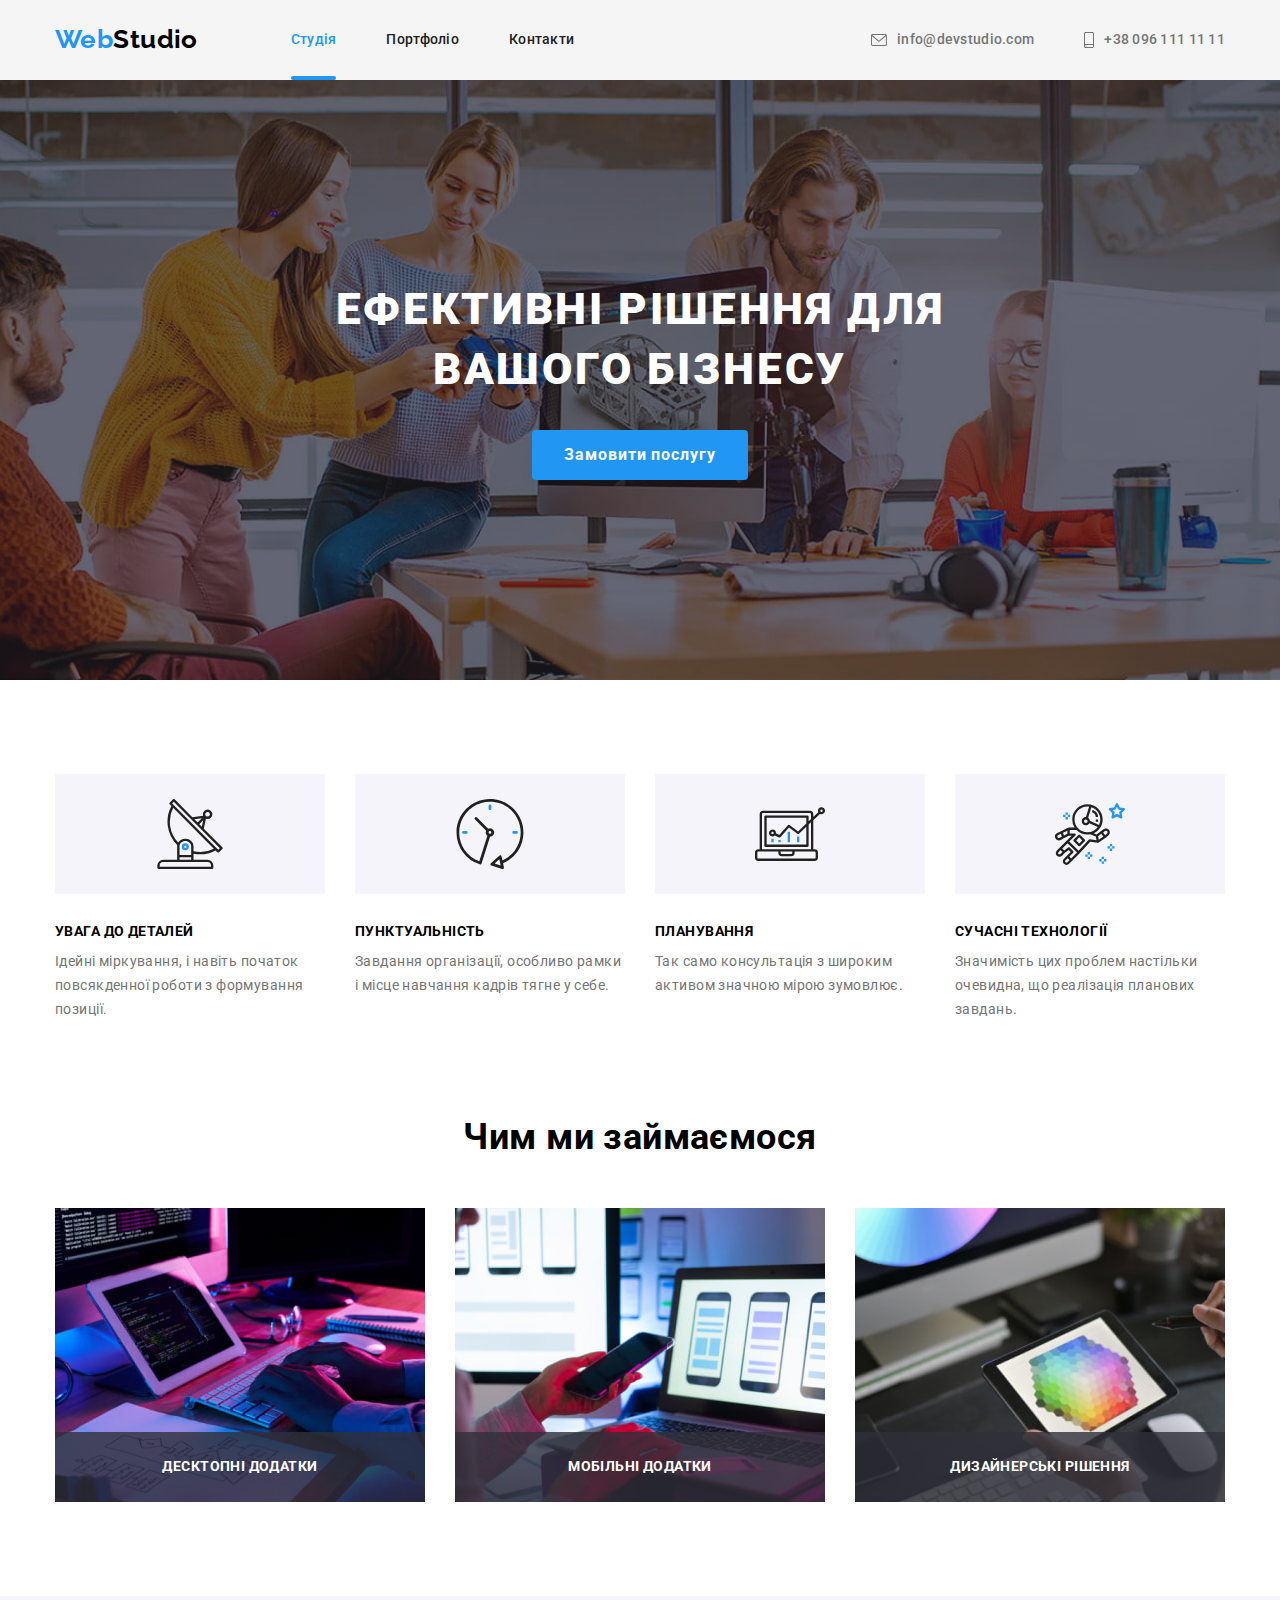
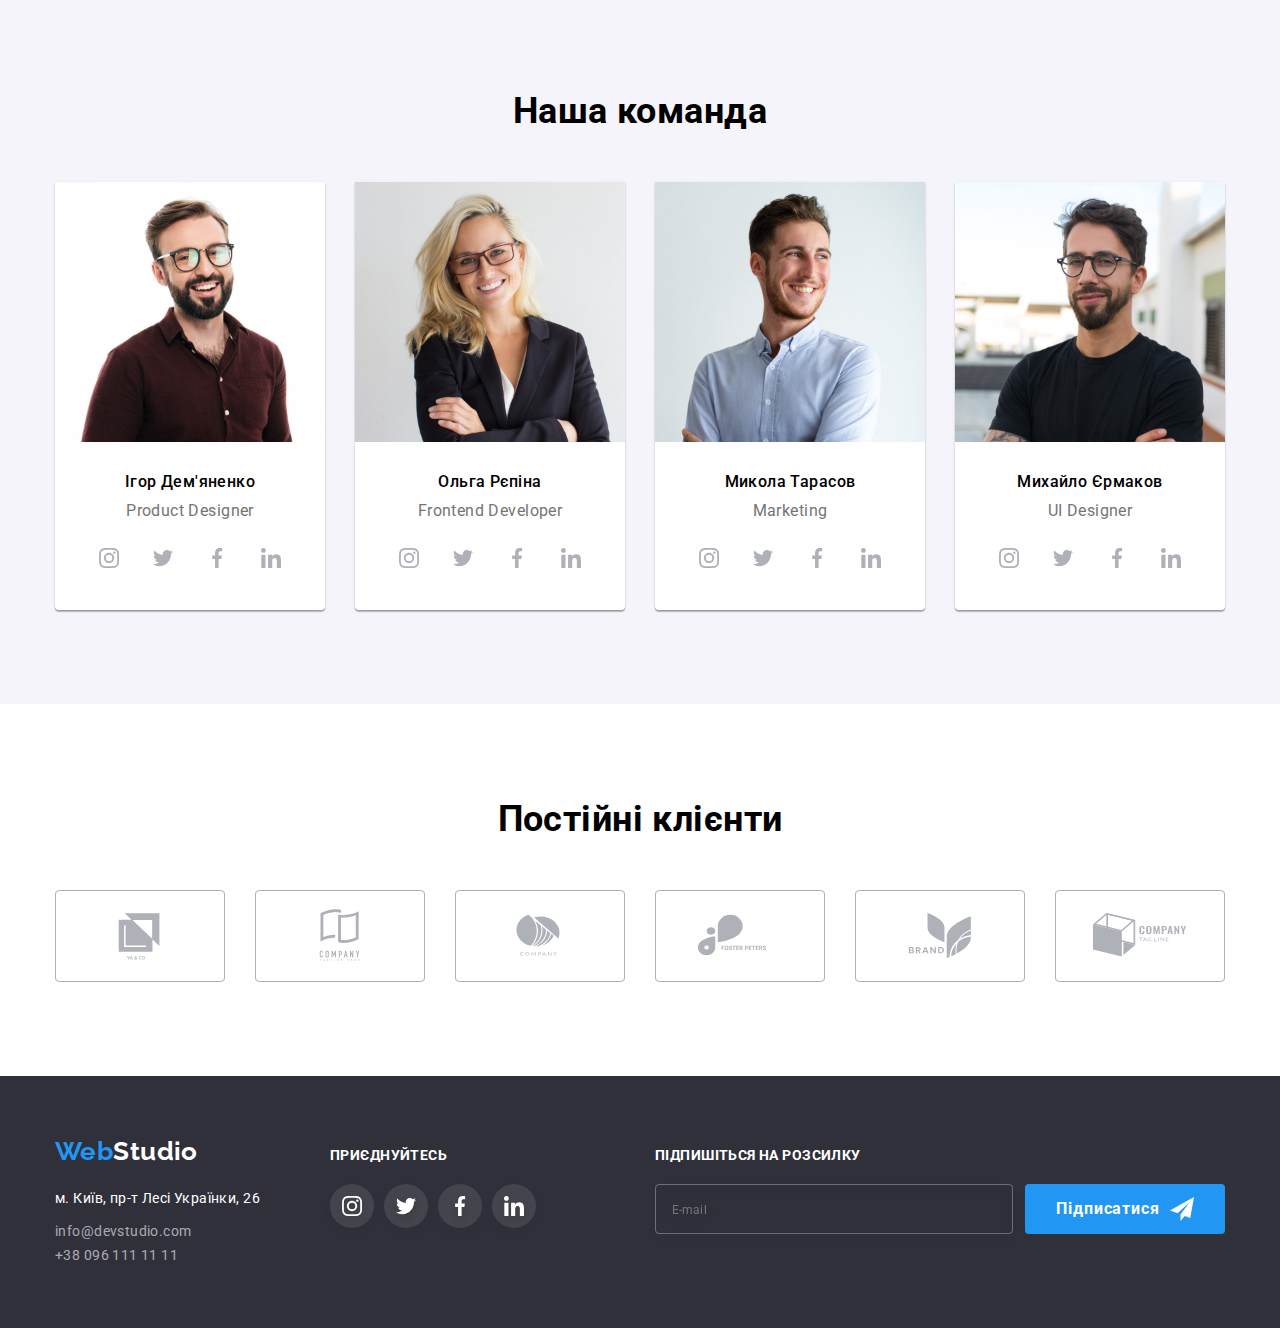
<file: index.html>
<!DOCTYPE html>
<html lang="uk">
<head>
    <meta charset="UTF-8">
    <meta http-equiv="X-UA-Compatible" content="IE=edge">
    <meta name="viewport" content="width=device-width, initial-scale=1.0">
    <title>WebStudio</title>
    <link rel="preconnect" href="https://fonts.googleapis.com">
    <link rel="preconnect" href="https://fonts.gstatic.com" crossorigin>
    <link href="https://fonts.googleapis.com/css2?family=Raleway:wght@700&family=Roboto:wght@400;500;700;900&display=swap"
        rel="stylesheet">
    <link rel="stylesheet" href="https://cdnjs.cloudflare.com/ajax/libs/modern-normalize/1.1.0/modern-normalize.min.css">
    <link rel="stylesheet" href="./styles.css">
</head>
<body class="page">
    <header class="header-page">
        <div class="container header-container">
            <nav class="site-nav">            
            <a class="logo link" href="/">Web<span class="site-logo link">Studio</span></a>
            <ul class="list-nav list">
                <li class="list-item header-item"><a class="link-nav active link current" href="./main.html">Студія</a></li>
                <li class="list-item header-item"><a class="link-nav link" href="./portfolio.html">Портфоліо</a></li>
                <li class="list-item header-item"><a class="link-nav link" href="">Контакти</a></li>            
            </ul>
        </nav>

            <ul class="header-group list">
                <li class="list-item"><a class="link-contact link" href="mailto:info@devstudio.com">
                    <svg class="link-address" width="16" height="12">
                    <use href="./images/icons.svg#icon-mail"></use>
                </svg>info@devstudio.com</a></li>
                <li class="list-item"><a class="link-contact link" href="tel:+380961111111">
                    <svg class="link-address" width="10" height="16">
                    <use href="./images/icons.svg#icon-tel"></use>
                </svg>+38 096 111 11 11</a></li>
            </ul>
        </div>          
    </header>

    <main>
        <section class="hero">
            <div class="container hero-container">
            <h1 class="main-title">Ефективні рішення для вашого бізнесу</h1>
            <button class="btn-hero btn-hero-active" type="button" data-modal-open>Замовити послугу</button>
            </div>
        </section>
        
        <section class="features section">
            <div class="container">
            <h2 hidden>Особливості</h2>
            <ul class="list list-features">
                <li class="list-item features-item">
                    <div class="icon-block"><svg class="feature-icon" width="70" height="70">
                        <use href="./images/icons.svg#icon-antenna"></use>
                    </svg></div>                
                    <h3 class="subtitle">УВАГА ДО ДЕТАЛЕЙ</h3>
                    <p class="desk">Ідейні міркування, і навіть початок повсякденної роботи з формування позиції.</p>
                </li>
                <li class="list-item features-item">
                    <div class="icon-block"><svg class="feature-icon" width="70" height="70">
                        <use href="./images/icons.svg#icon-clock"></use>
                    </svg></div>
                    <h3 class="subtitle">ПУНКТУАЛЬНІСТЬ</h3>
                    <p class="desk">Завдання організації, особливо рамки і місце навчання кадрів тягне у себе.</p>
                </li>
                <li class="list-item features-item">
                    <div class="icon-block"><svg class="feature-icon" width="70" height="70">
                        <use href="./images/icons.svg#icon-diagram"></use>
                    </svg></div>
                    <h3 class="subtitle">ПЛАНУВАННЯ</h3>
                    <p class="desk">Так само консультація з широким активом значною мірою зумовлює.</p>
                </li>
                <li class="list-item features-item">
                    <div class="icon-block"><svg class="feature-icon" width="70" height="70">
                        <use href="./images/icons.svg#icon-astronaut"></use>
                    </svg></div>
                    <h3 class="subtitle">СУЧАСНІ ТЕХНОЛОГІЇ</h3>
                    <p class="desk">Значимість цих проблем настільки очевидна, що реалізація планових завдань.</p>
                </li>
            </ul>
        </div>
        </section>
        
        <section class="services section">
            <div class="container">
            <h2 class="section-title ">Чим ми займаємося</h2>
            <ul class="list services-list">
                <li class="list-item services-item">
                    <div class="services-card">
                        <img class="img services-img" src="./images/box1.jpg" alt="Верстка" width="370" height="294">
                        <p class="services-description">Десктопні додатки</p>
                    </div>
                </li>
                <li class="list-item services-item">
                    <div class="services-card">
                        <img class="img services-img" src="./images/box2.jpg" alt="Створення мобільних додатків" width="370" height="294">
                        <p class="services-description">Мобільні додатки</p>
                    </div>
                </li>
                <li class="list-item services-item">
                    <div class="services-card">
                        <img class="img services-img" src="./images/box3.jpg" alt="Створення ігр" width="370" height="294">
                        <p class="services-description">Дизайнерські рішення</p>
                    </div>
                </li>
            </ul>
        </div>
        </section>
        
        <section class="team section">
            <div class="container"><h2 class="section-title">Наша команда</h2>
            <ul class="list team-list">
                <li class="team-item">
                    <img class="img" src="./images/photo1.jpg" alt="Product Designer Photo" width="270" height="260">
                    <div class="card">
                        <h3 class="team-name">Ігор Дем'яненко</h3>
                        <p class="team-position">Product Designer</p>
                        <ul class="list socials">
                            <li class="list-item socials-item">
                                <a class="social-links"
                                    href="https://instagram.com"
                                    target="_blank"
                                    rel="noopener noreferrer"
                                    aria-label="Instagram"><svg class="socials-icon" width="20" height="20">
                                        <use href="./images/icons.svg#icon-instagram"></use>
                                    </svg>
                                </a>
                            </li>
                            <li class="list-item socials-item">
                                <a class="social-links"
                                    href="https://twitter.com"
                                    target="_blank"
                                    rel="noopener noreferrer"
                                    aria-label="Twitter"><svg class="socials-icon" width="20" height="20">
                                        <use href="./images/icons.svg#icon-twitter"></use>
                                    </svg>
                                </a>
                            </li>
                            <li class="list-item socials-item">
                                <a class="social-links"
                                    href="https://facebook.com"
                                    target="_blank"
                                    rel="noopener noreferrer"
                                    aria-label="Facebook"><svg class="socials-icon" width="20" height="20">
                                        <use href="./images/icons.svg#icon-facebook"></use>
                                    </svg>
                                </a>
                            </li>
                            <li class="list-item socials-item">
                                <a class="social-links"
                                    href="https://linkedin.com"
                                    target="_blank"
                                    rel="noopener noreferrer"
                                    aria-label="Linkedin"><svg class="socials-icon" width="20" height="20">
                                        <use href="./images/icons.svg#icon-linkedin"></use>
                                    </svg>
                                </a>
                            </li>
                        </ul>
                    </div>
                </li>
                <li class="team-item socials-item">
                    <img class="img" src="./images/photo2.jpg" alt="Frontend Developer Photo" width="270" height="260">
                    <div class="card">
                        <h3 class="team-name">Ольга Рєпіна</h3>
                        <p class="team-position">Frontend Developer</p>
                        <ul class="list socials">
                            <li class="list-item">
                                <a class="social-links"
                                    href="https://instagram.com"
                                    target="_blank"
                                    rel="noopener noreferrer"
                                    aria-label="Instagram"><svg class="socials-icon" width="20" height="20">
                                        <use href="./images/icons.svg#icon-instagram"></use>
                                    </svg>
                                </a>
                            </li>
                            <li class="list-item socials-item">
                                <a class="social-links"
                                    href="https://twitter.com"
                                    target="_blank"
                                    rel="noopener noreferrer"
                                    aria-label="Twitter"><svg class="socials-icon" width="20" height="20">
                                        <use href="./images/icons.svg#icon-twitter"></use>
                                    </svg>
                                </a>
                            </li>
                            <li class="list-item socials-item">
                                <a class="social-links"
                                    href="https://facebook.com"
                                    target="_blank"
                                    rel="noopener noreferrer"
                                    aria-label="Facebook"><svg class="socials-icon" width="20" height="20">
                                        <use href="./images/icons.svg#icon-facebook"></use>
                                    </svg>
                                </a>
                            </li>
                            <li class="list-item socials-item">
                                <a class="social-links"
                                    href="https://linkedin.com"
                                    target="_blank"
                                    rel="noopener noreferrer"
                                    aria-label="Linkedin"><svg class="socials-icon" width="20" height="20">
                                        <use href="./images/icons.svg#icon-linkedin"></use>
                                    </svg>
                                </a>
                            </li>
                        </ul>
                        
                    </div>
                </li>
                <li class="team-item socials-item">
                    <img class="img" src="./images/photo3.jpg" alt="Marketing Photo" width="270" height="260">
                    <div class="card">
                        <h3 class="team-name">Микола Тарасов</h3>
                        <p class="team-position">Marketing</p>
                        <ul class="list socials">
                            <li class="list-item">
                                <a class="social-links"
                                    href="https://instagram.com"
                                    target="_blank"
                                    rel="noopener noreferrer"
                                    aria-label="Instagram"><svg class="socials-icon" width="20" height="20">
                                        <use href="./images/icons.svg#icon-instagram"></use>
                                    </svg>
                                </a>
                            </li>
                            <li class="list-item socials-item">
                                <a class="social-links"
                                    href="https://twitter.com"
                                    target="_blank"
                                    rel="noopener noreferrer"
                                    aria-label="Twitter"><svg class="socials-icon" width="20" height="20">
                                        <use href="./images/icons.svg#icon-twitter"></use>
                                    </svg>
                                </a>
                            </li>
                            <li class="list-item socials-item">
                                <a class="social-links"
                                    href="https://facebook.com"
                                    target="_blank"
                                    rel="noopener noreferrer"
                                    aria-label="Facebook"><svg class="socials-icon" width="20" height="20">
                                        <use href="./images/icons.svg#icon-facebook"></use>
                                    </svg>
                                </a>
                            </li>
                            <li class="list-item socials-item">
                                <a class="social-links"
                                    href="https://linkedin.com"
                                    target="_blank"
                                    rel="noopener noreferrer"
                                    aria-label="Linkedin"><svg class="socials-icon" width="20" height="20">
                                        <use href="./images/icons.svg#icon-linkedin"></use>
                                    </svg>
                                </a>
                            </li>
                        </ul>
                    </div>
                </li>
                <li class="team-item socials-item">
                    <img class="img" src="./images/photo4.jpg" alt="UI Designer Photo" width="270" height="260">
                    <div class="card">
                        <h3 class="team-name">Михайло Єрмаков</h3>
                        <p class="team-position">UI Designer</p>
                        <ul class="list socials">
                            <li class="list-item">
                                <a class="social-links"
                                    href="https://instagram.com"
                                    target="_blank"
                                    rel="noopener noreferrer"
                                    aria-label="Instagram"><svg class="socials-icon" width="20" height="20">
                                        <use href="./images/icons.svg#icon-instagram"></use>
                                    </svg>
                                </a>
                            </li>
                            <li class="list-item socials-item">
                                <a class="social-links"
                                    href="https://twitter.com"
                                    target="_blank"
                                    rel="noopener noreferrer"
                                    aria-label="Twitter"><svg class="socials-icon" width="20" height="20">
                                        <use href="./images/icons.svg#icon-twitter"></use>
                                    </svg>
                                </a>
                            </li>
                            <li class="list-item socials-item">
                                <a class="social-links"
                                    href="https://facebook.com"
                                    target="_blank"
                                    rel="noopener noreferrer"
                                    aria-label="Facebook"><svg class="socials-icon" width="20" height="20">
                                        <use href="./images/icons.svg#icon-facebook"></use>
                                    </svg>
                                </a>
                            </li>
                            <li class="list-item socials-item">
                                <a class="social-links"
                                    href="https://linkedin.com"
                                    target="_blank"
                                    rel="noopener noreferrer"
                                    aria-label="Linkedin"><svg class="socials-icon" width="20" height="20">
                                        <use href="./images/icons.svg#icon-linkedin"></use>
                                    </svg>
                                </a>
                            </li>
                        </ul>
                    </div>
                </li>
            </ul>
        </div>
        </section>

        <section class="section clients">
            <div class="container">
                <h2 class="section-title">Постійні клієнти</h2>
                <ul class="list clients-list">
                    <li class="list-item clients-item">
                        <div class="clients-block"><a class="clients-link link" href="" width="170px" heighth="92px">
                            <svg class="clients-icon" width="106" height="60"><use href="./images/icons.svg#icon-Logo"></use></svg>
                        </a></div>
                    </li>
                    <li class="list-item clients-item">
                        <div class="clients-block"><a class="clients-link link" href="" width="170px" heighth="92px">
                            <svg class="clients-icon" width="106" height="60"><use href="./images/icons.svg#icon-Logo-1"></use></svg>
                        </a></div>
                    </li>
                    <li class="list-item clients-item">
                        <div class="clients-block"><a class="clients-link link" href="" width="170px" heighth="92px">
                            <svg class="clients-icon" width="106" height="60"> class="" width="41px" height="47px"<use href="./images/icons.svg#icon-Logo-2"></use></svg>
                        </a></div>
                    </li>
                    <li class="list-item clients-item">
                        <div class="clients-block"><a class="clients-link link" href="" width="170px" heighth="92px">
                            <svg class="clients-icon" width="106" height="60"><use href="./images/icons.svg#icon-Logo-3"></use></svg>
                        </a></div>
                    </li>
                    <li class="list-item clients-item">
                        <div class="clients-block"><a class="clients-link link" href="" width="170px" heighth="92px">
                            <svg class="clients-icon" width="106" height="60"><use href="./images/icons.svg#icon-Logo-4"></use></svg>
                        </a></div>
                    </li>
                    <li class="list-item clients-item">
                        <div class="clients-block"><a class="clients-link link" href="" width="170px" heighth="92px">
                            <svg class="clients-icon" width="106" height="60"><use href="./images/icons.svg#icon-Logo-5"></use></svg>
                        </a></div>
                    </li>
                </ul>

            </div>
        </section>
    </main>
    
    <footer class="footer">        
        <div class="container footer-container">
           <div class="address-footer-block"><a class="logo link logo-footer" href="/">Web<span class="accent link">Studio</span></a>    
            <address class="address-list list">
                <p class="address-footer">м. Київ, пр-т Лесі Українки, 26</p>
                <ul class="contacts-list list">
                    <li class="list-item"><a class="link contacts mail" href="mailto:info@devstudio.com">info@devstudio.com</a></li>
                    <li class="list-item"><a class="link contacts tel" href="tel:+380961111111">+38 096 111 11 11</a></li>
                </ul>                
            </address>
            </div>        
        
        <div class="social-links-block">
            <ul class="social-list-footer">
            <p class="social-links-title">приєднуйтесь</p>
            <ul class="list social-links-footer">
                <li class="list-item socials-item">
                    <a class="social-links sl-footer"
                        href="https://instagram.com"
                        target="_blank"
                        rel="noopener noreferrer"
                        aria-label="Instagram"><svg class="socials-icon si-footer" width="20" height="20">
                                        <use href="./images/icons.svg#icon-instagram"></use>
                        </svg>
                    </a>
                </li>
                <li class="list-item socials-item">
                    <a class="social-links sl-footer"
                        href="https://twitter.com"
                        target="_blank"
                        rel="noopener noreferrer"
                        aria-label="Twitter"><svg class="socials-icon si-footer" width="20" height="20">
                                        <use href="./images/icons.svg#icon-twitter"></use>
                        </svg>
                    </a>
                </li>
                <li class="list-item socials-item">
                    <a class="social-links sl-footer"
                        href="https://facebook.com"
                        target="_blank"
                        rel="noopener noreferrer"
                        aria-label="Facebook"><svg class="socials-icon si-footer" width="20" height="20">
                                        <use href="./images/icons.svg#icon-facebook"></use>
                        </svg>
                    </a>
                </li>
                <li class="list-item socials-item">
                    <a class="social-links sl-footer"
                        href="https://linkedin.com"
                        target="_blank"
                        rel="noopener noreferrer"
                        aria-label="Linkedin"><svg class="socials-icon si-footer" width="20" height="20">
                                        <use href="./images/icons.svg#icon-linkedin"></use>
                        </svg>
                    </a>
                </li></ul>
        </ul>     
    </div>
    <div class="send-mail-footer">
        <form>
            <strong class="title-footer">Підпишіться на розсилку</strong>
            <label for="mail-footer">
            <div class="footer-send-block">
                <input  class="input-footer" type="text" placeholder="E-mail" name="mail-footer">
            </label>
            <button class="btn-footer" type="submit">
            Підписатися
            <svg class="send-footer" width="24" height="24">
                <use href="./images/icons.svg#icon-icon-send"></use>
            </svg>
            </button>
        </div>
        </form>
        
    </div>
</div>
    </footer>

    <!-- MODAL WINDOW -->
    <div class="backdrop is-hidden" data-modal>
        <div class="modal">
            <button class="modal-btn" type="button" data-modal-close>
                <svg class="modal-close-btn" width="18" height="18">
                    <use href="./images/icons.svg#icon-close-black-18dp-2-1"></use>
                </svg>
            </button>
            <form class="register-form" name="register-form" autocomplete="off">
                <strong class="register-form-title">Залиште свої дані, ми вам передзвонимо</strong>
                <div class="register-form-group" role="group">
                    <label class="register-form-field" for="user-name"><span class="register-form-label">Ім'я</span>
                        <input class="register-form-input"
                         type="text" id="user-name" name="user-name"
                         required minlength="3">
                        <svg class="register-form-icon" width="18" height="18">
                            <use href="./images/icons.svg#icon-person-black-18dp">
                            </use>
                        </svg>
                    </label>
                
                    <label class="register-form-field" for="user-tel"><span class="register-form-label">Телефон</span>
                        <input class="register-form-input" 
                        type="text" 
                        id="user-tel" name="user-tel"                    
                        required>
                        <svg class="register-form-icon" width="18" height="18">
                            <use href="./images/icons.svg#icon-phone-black-18dp">
                            </use>
                        </svg>
                    </label>
                    
                
                    <label class="register-form-field" for="user-mail"><span class="register-form-label">Пошта</span>
                        <input class="register-form-input" type="text" id="user-mail" name="user-mail" required>
                        <svg class="register-form-icon" width="18" height="18">
                            <use href="./images/icons.svg#icon-email-black-18dp">
                            </use>
                        </svg>
                    </label>
                
                    <label class="register-form-field" for="user-comment">
                        <span class="register-form-heading">Коментар</span>
                        <textarea class="register-form-message" name="" rows="5" placeholder="Введіть текст"></textarea>
                    </label>
                </div>

                <label class="register-form-agreement" for="user-agreement">
                    <input class="register-form-checkbox visually-hidden" type="checkbox" id="user-agreement" name="user-agreement" required>
                    <svg class="register-form-icons" width="16" height="15">
                        <use class="icon-checked" href="./images/icons.svg#icon-icon-check-1"></use>
                        <use class="icon-unchecked" href="./images/icons.svg#icon-check"></use>
                    </svg>
                    <span class="register-form-desc">Погоджуюся з розсилкою та приймаю <a class="register-form-link" href="">Умови договору</a></span>
                </label>
                
                <button class="register-form-btn " type="submit">Відправити</button>
                
            </form>
        
        </div>
    </div>

    <script src="./js/modal.js"></script>
</body>
</html>
</file>
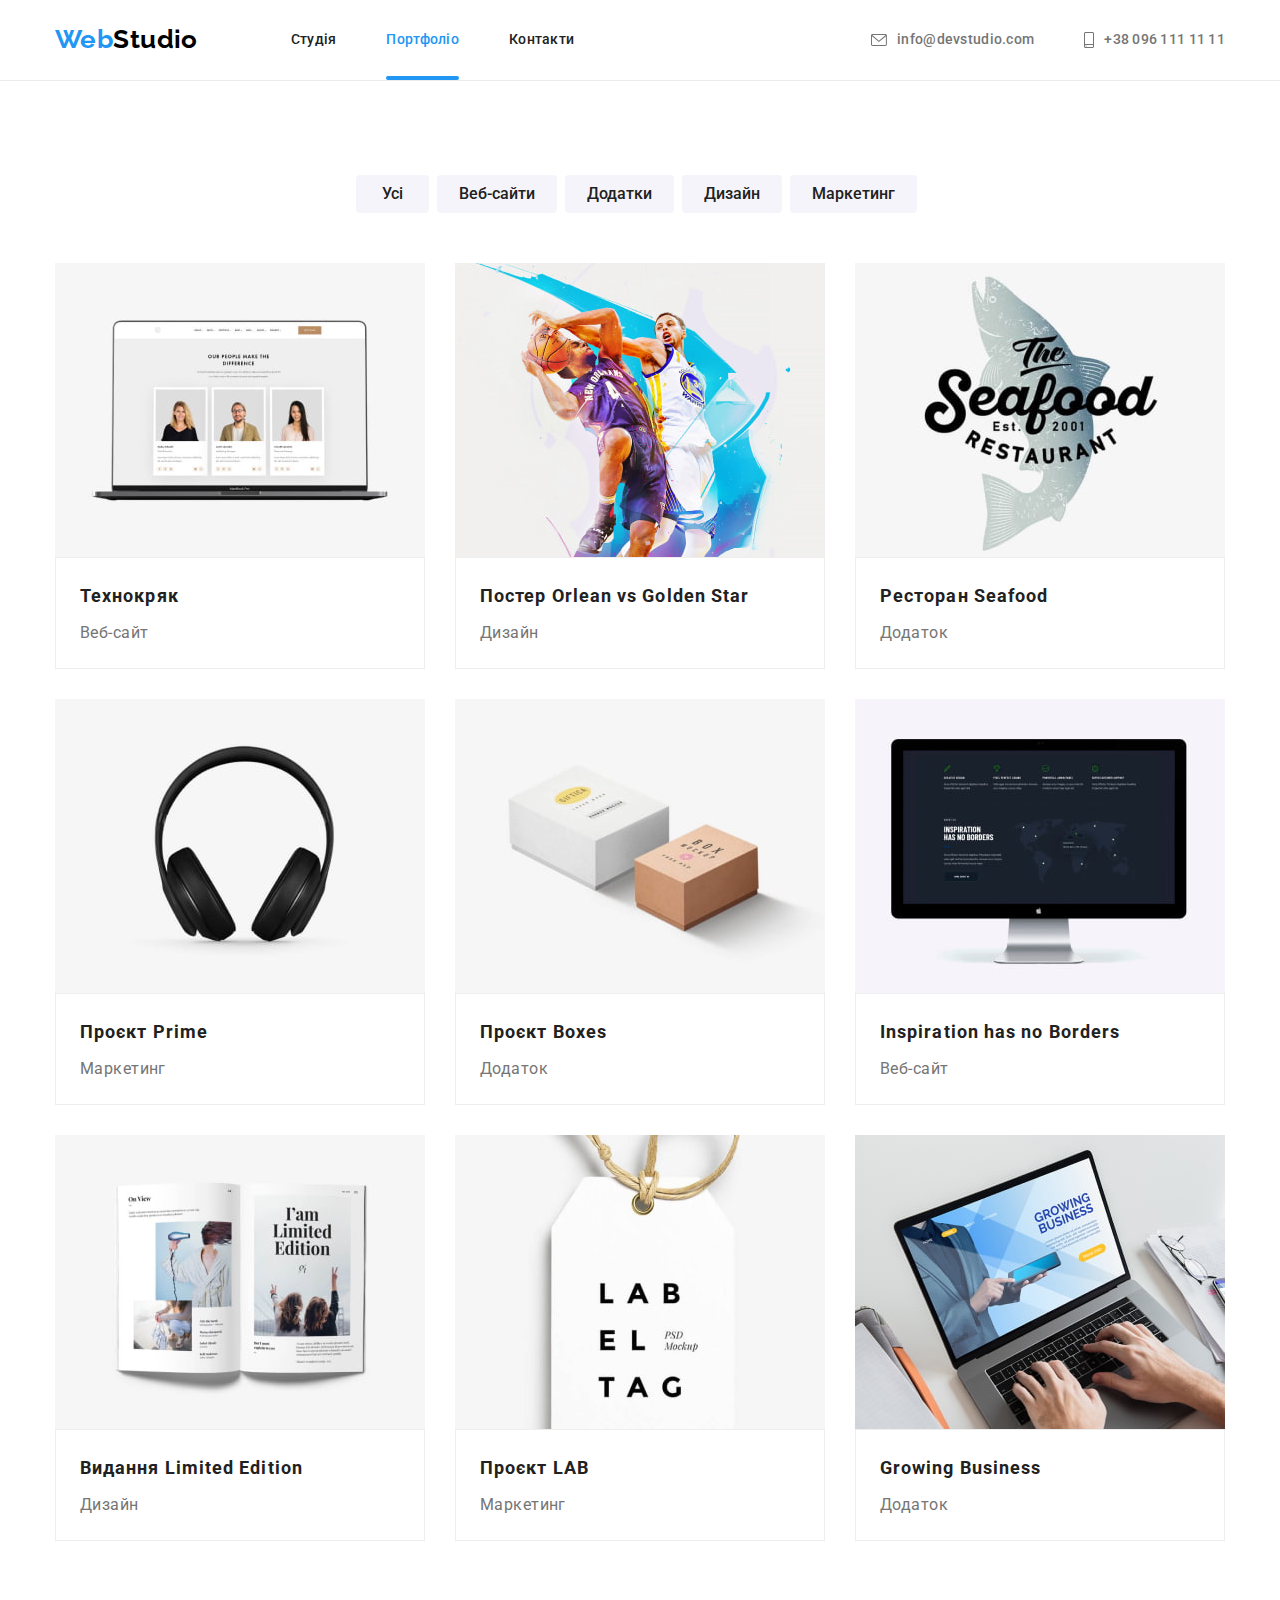
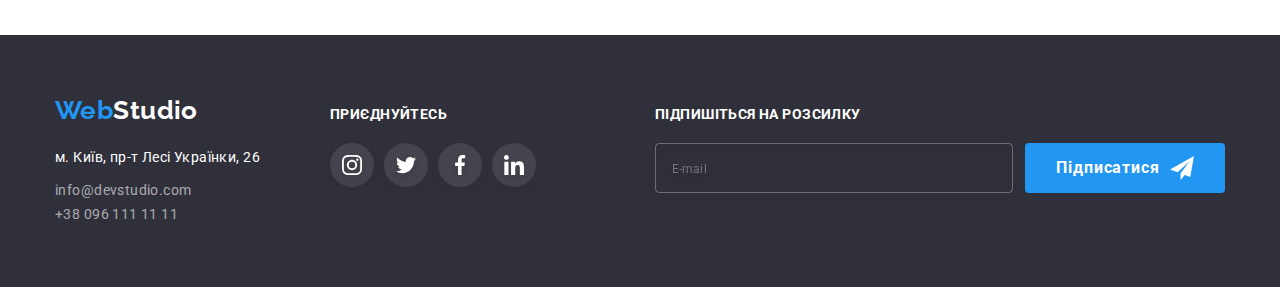
<file: portfolio.html>
<!DOCTYPE html>
<html lang="uk">
<head>
    <meta charset="UTF-8">
    <meta http-equiv="X-UA-Compatible" content="IE=edge">
    <meta name="viewport" content="width=device-width, initial-scale=1.0">
    <title>WebStudio</title>
    <link rel="preconnect" href="https://fonts.googleapis.com">
    <link rel="preconnect" href="https://fonts.gstatic.com" crossorigin>
    <link href="https://fonts.googleapis.com/css2?family=Raleway:wght@700&family=Roboto:wght@400;500;700;900&display=swap"
        rel="stylesheet">
    <link rel="stylesheet" href="https://cdnjs.cloudflare.com/ajax/libs/modern-normalize/1.1.0/modern-normalize.min.css">
    <link rel="stylesheet" href="./styles.css">
</head>
<body class="page page-body">
    <header class="header">
        <div class="container header-container">
            <nav class="site-nav">
            <div class="header-link">
            <a class="logo link" href="/">Web<span class="site-logo link">Studio</span></a></div>
            <ul class="list-nav">
                <li class="list-item header-item"><a class="link-nav link" href="./index.html">Студія</a></li>
                <li class="list-item header-item"><a class="link-nav active link current" href="./portfolio.html">Портфоліо</a></li>
                <li class="list-item header-item"><a class="link-nav link" href="">Контакти</a></li>
            </ul>
        </nav>

            <ul class="header-group list">
                <li class="list-item"><a class="link-nav link-contact link" href="mailto:info@devstudio.com">
                    <svg class="link-address" width="16" height="12">
                    <use href="./images/icons.svg#icon-mail"></use>
                </svg>info@devstudio.com</a></li>
                <li class="list-item"><a class="link-nav link-contact link" href="tel:+380961111111">
                    <svg class="link-address" width="10" height="16">
                    <use href="./images/icons.svg#icon-tel"></use>
                </svg>+38 096 111 11 11</a></li>
            </ul>
        </div>    
                
    </header>

    <main>
        <section class="projects section">
            <div class="container"><h1 hidden>Проекти</h1>
            <ul class="filters list">
                <li class="list-item"><button class="btn-filter btn-all" type="button">Усі</button> </li>
                <li class="list-item"><button class="btn-filter" type="button">Веб-сайти</button> </li>
                <li class="list-item"><button class="btn-filter" type="button">Додатки</button></li>
                <li class="list-item"><button class="btn-filter" type="button">Дизайн</button></li>
                <li class="list-item"><button class="btn-filter" type="button">Маркетинг</button></li>
            </ul>
            <ul class="works list">
                <li class="work-list">
                    <a class="link portfolio-link" href="">
                    <div class="cards-overlay">                        
                        <img src="./images/tekhnokryak.jpg" alt="Фото монітору с відкритим сайтом" width="370" height="294">
                        <div class="overlay is-hidden"><p class="work-type-description ">Ресурс пропонує комплексні пропозиції з різним рівнем функціоналу та сервісів. Все це дозволить відвідувачу отримати вичерпні відомості про компанію чи приватну особу.</p></div>
                    </div>

                    <div class="portfolio-cards">                
                        <h2 class="project-name">Технокряк</h2>
                        <p class="work-type">Веб-сайт</p>
                    </div>
                    </a>
                </li>
                <li class="work-list">
                    <a class="link portfolio-link" href="">
                        <div class="cards-overlay">                               
                            <img src="./images/poster.jpg" alt="Постер з баскетболістами" width="370" height="294">
                            <div class="overlay is-hidden"><p class="work-type-description">Ресурс пропонує комплексні пропозиції з різним рівнем функціоналу та сервісів. Все це дозволить відвідувачу отримати вичерпні відомості про компанію чи приватну особу.</p></div>
                        </div>

                    <div class="portfolio-cards">
                        <h2 class="project-name">Постер <span lang="en">Orlean vs Golden Star</span></h2>
                        <p class="work-type">Дизайн</p>
                    </div>
                    </a>
                </li>
                <li class="work-list">
                    <a class="link portfolio-link" href="">
                        <div class="cards-overlay">                            
                            <img src="./images/restaurant.jpg" alt="Логотип ресторану" width="370" height="294">
                            <div class="overlay is-hidden"><p class="work-type-description">Ресурс пропонує комплексні пропозиції з різним рівнем функціоналу та сервісів. Все це дозволить відвідувачу отримати вичерпні відомості про компанію чи приватну особу.</p></div>
                        </div>
                    
                    <div class="portfolio-cards">
                        <h2 class="project-name">Ресторан <span lang="en"> Seafood</span></h2>
                        <p class="work-type">Додаток</p>
                    </div>
                </a>
                </li>
                <li class="work-list">
                    <a class="link portfolio-link" href="">
                        <div class="cards-overlay">
                            
                            <img src="./images/prime.jpg" alt="Навушники" width="370" height="294">
                            <div class="overlay is-hidden"><p class="work-type-description">Ресурс пропонує комплексні пропозиції з різним рівнем функціоналу та сервісів. Все це дозволить відвідувачу отримати вичерпні відомості про компанію чи приватну особу.</p></div>
                        </div>
                    <div class="portfolio-cards">
                        <h2 class="project-name">Проєкт <span lang="en">Prime</span></h2>
                        <p class="work-type">Маркетинг</p>
                    </div>
                </a>
                </li>
                <li class="work-list">
                    <a class="link portfolio-link" href="">
                        <div class="cards-overlay">
                            
                            <img src="./images/boxes.jpg" alt="Два бокси" width="370" height="294">
                            <div class="overlay is-hidden"><p class="work-type-description">Ресурс пропонує комплексні пропозиції з різним рівнем функціоналу та сервісів. Все це дозволить відвідувачу отримати вичерпні відомості про компанію чи приватну особу.</p></div>
                        </div>
                    <div class="portfolio-cards">
                        <h2 class="project-name">Проєкт <span lang="en">Boxes</span></h2>
                        <p class="work-type"> Додаток</p>
                    </div>
                </a>
                </li>
                <li class="work-list">
                    <a class="link portfolio-link" href="">
                        <div class="cards-overlay">
                            
                            <img src="./images/inspirations.jpg" alt="Монітор с відкритою головною сторінкою сайту" width="370" height="294">
                            <div class="overlay is-hidden"><p class="work-type-description">Ресурс пропонує комплексні пропозиції з різним рівнем функціоналу та сервісів. Все це дозволить відвідувачу отримати вичерпні відомості про компанію чи приватну особу.</p></div>
                        </div>

                    <div class="portfolio-cards">
                        <h2 class="project-name"><span lang="en">Inspiration has no Borders</span></h2>
                        <p class="work-type">Веб-сайт</p>
                    </div>
                </a>
                </li>
                <li class="work-list">
                    <a class="link portfolio-link" href="">

                        <div class="cards-overlay">
                            
                            <img src="./images/edition.jpg" alt="Розгорнутий журнал" width="370" height="294">
                            <div class="overlay is-hidden"><p class="work-type-description">Ресурс пропонує комплексні пропозиції з різним рівнем функціоналу та сервісів. Все це дозволить відвідувачу отримати вичерпні відомості про компанію чи приватну особу.</p></div>
                        </div>

                        <div class="portfolio-cards">
                            <h2 class="project-name">Видання <span lang="en">Limited Edition</span></h2>
                            <p class="work-type">Дизайн</p>
                        </div>
                    </a>
                </li>
                <li class="work-list">
                    <a class="link portfolio-link" href="">
                        <div class="cards-overlay">
                            
                            <img src="./images/lab.jpg" alt="Бірка з надписом" width="370" height="294">
                            <div class="overlay is-hidden"><p class="work-type-description">Ресурс пропонує комплексні пропозиції з різним рівнем функціоналу та сервісів. Все це дозволить відвідувачу отримати вичерпні відомості про компанію чи приватну особу.</p></div>
                        </div>
                    <div class="portfolio-cards">
                        <h2 class="project-name">Проєкт <span lang="en">LAB</span></h2>
                        <p class="work-type">Маркетинг</p>
                    </div>
                </a>
                </li>
                <li class="work-list">
                    <a class="link portfolio-link" href="">
                        <div class="cards-overlay">
                            
                            <img src="./images/growing.jpg" alt="Зображення телефону на екрані ноутбуку" width="370" height="294">
                            <div class="overlay is-hidden"><p class="work-type-description">Ресурс пропонує комплексні пропозиції з різним рівнем функціоналу та сервісів. Все це дозволить відвідувачу отримати вичерпні відомості про компанію чи приватну особу.</p></div>
                        </div>
                    <div class="portfolio-cards">
                        <h2 class="project-name"><span lang="en">Growing Business</span></h2>
                        <p class="work-type">Додаток</p>
                    </div>
                    </a>
                </li>
            </ul>
        </div>
        </section>
    </main>
    
    <footer class="footer">
        <div class="container footer-container">
            <div>
                <a class="logo link logo-footer" href="/">Web<span class="accent link">Studio</span></a>
             <address class="address-list list">
                <p class="address-footer">м. Київ, пр-т Лесі Українки, 26</p>
                <ul class="contacts-list list">
                    <li class="list-item"><a class="link contacts tel" href="mailto:info@devstudio.com">info@devstudio.com</a></li>
                    <li class="list-item"><a class="link contacts mail" href="tel:+380961111111">+38 096 111 11 11</a></li>
                </ul>
            </address>
        </div>

        <div class="social-links-block">
            <ul class="social-list-footer">
            <p class="social-links-title">приєднуйтесь</p>
            <ul class="list social-links-footer">
                <li class="list-item socials-item">
                    <a class="social-links sl-footer"
                        href="https://instagram.com"
                        target="_blank"
                        rel="noopener noreferrer"
                        aria-label="Instagram"><svg class="socials-icon si-footer" width="20" height="20">
                                        <use href="./images/icons.svg#icon-instagram"></use>
                        </svg>
                    </a>
                </li>
                <li class="list-item socials-item">
                    <a class="social-links sl-footer"
                        href="https://twitter.com"
                        target="_blank"
                        rel="noopener noreferrer"
                        aria-label="Twitter"><svg class="socials-icon si-footer" width="20" height="20">
                                        <use href="./images/icons.svg#icon-twitter"></use>
                        </svg>
                    </a>
                </li>
                <li class="list-item socials-item">
                    <a class="social-links sl-footer"
                        href="https://facebook.com"
                        target="_blank"
                        rel="noopener noreferrer"
                        aria-label="Facebook"><svg class="socials-icon si-footer" width="20" height="20">
                                        <use href="./images/icons.svg#icon-facebook"></use>
                        </svg>
                    </a>
                </li>
                <li class="list-item socials-item">
                    <a class="social-links sl-footer"
                        href="https://linkedin.com"
                        target="_blank"
                        rel="noopener noreferrer"
                        aria-label="Linkedin"><svg class="socials-icon si-footer" width="20" height="20">
                                        <use href="./images/icons.svg#icon-linkedin"></use>
                        </svg>
                    </a>
                </li></ul>
        </ul>        
    </div>
    <div class="send-mail-footer">
        <form>
            <strong class="title-footer">Підпишіться на розсилку</strong>
            <label for="mail-footer">
            <div class="footer-send-block">
                <input  class="input-footer" type="text" placeholder="E-mail" name="mail-footer">
            </label>
            <button class="btn-footer" type="submit">
            Підписатися
            <svg class="send-footer" width="24" height="24">
                <use href="./images/icons.svg#icon-icon-send"></use>
            </svg>
            </button>
        </div>
        </form>
        
    </div>
    </div>
    </footer>
</body>
</html>
</file>
<file: styles.css>
/* Основной цвет фона F5F5F5 */
/* Вторичный цвет фона 2F303A */
/* Основной цвет текста 212121 */
/* вторичный цвет текста 757575 */
/* доп.цвета лого,хедер голубой:2196F3, черный:000000 */
/* цвет кнопок 2196F3 */
/* цвет кнопок портфолио неакт F5F4FA */

:root {
    /* Fonts */

    --main-font: roboto, sans-serif;
    --logo-font: raleway, sans-serif;

    /* Text colors */

    --primary-color: #212121;
    --secondary-color: #757575;
    --hero-color: #FFFFFF;

    /* Background colors */

    --primary-bkgcolor: #FFFFFF;
    --secondary-bkgcolor: #2F303A;
    --body-bgk: #F5F5F5;

    /* Others */

    --button-color-hero: #2196F3;
    --button-color: #F5F4FA;
    --link-active: #2196F3;
    --light-bgk: #F5F4FA;
    --button-color-active: #188CE8;
    --logo-header: #000000;
    --contacts-footer: rgba(255, 255, 255, 0.6);
    --social-links: #AFB1B8;

    /* ANIMATION */

    --type: cubic-bezier(0.4, 0, 0.2, 1);
    --time: 250ms;
}

.page {
color: var(--primary-bkgcolo);
background-color: var(--body-bgk);
font-family: var(--main-font);
font-size: 14px;
letter-spacing: 0.03em;
}

.container {
width: 1200px;
padding: 0 15px 0 15px;
margin-left: auto;
margin-right: auto;
}

h1,
h2,
h3,
p,
ul {
margin-top: 0;
margin-bottom: 0;
padding: 0;
}

.section {
padding: 94px 0;
width: 100%;
}

/* IMAGES */

img {
display: block;
max-width: 100%;
height: auto;
}

/* HEADER */
.header {
border-bottom: 1px solid #ECECEC;
}

.header-group {
color: var(--secondary-color);
font-weight: 500;
line-height: 1.14;
letter-spacing: 0.02em;
display: flex;
align-items: center;
}

.site-nav {
display: flex;
align-items: center;
margin-right: auto;
margin-left: 0;
}

.header-item {
position: relative;
padding-top: 32px;
padding-bottom: 32px;
}

.current::after {
position: absolute;
content: "";
display: block;
left: 0;
bottom: -0.5%;


width: 100%;
height: 4px;

background-color: var(--link-active);
border-radius: 2px;
}

.active.current {
color: var(--link-active)
}

.header-container {
display: flex;
align-items: center;
}

.header-link .header-item {
display: block;
align-items: center;
}

.header-group .list-item + .list-item {
margin-left: auto;
margin-right: 0;
}

.logo {
font-family: var(--logo-font);
color: var(--link-active);
font-weight: 700;
font-size: 26px;
line-height: 1.19;
display: block;
align-items: center;
padding-top: 24px;
padding-bottom: 25px;
}

.site-logo {
color: var(--logo-header);
}

.list-nav {
font-weight: 500;
line-height: 1.14;
letter-spacing: 0.02em;
display: flex;
min-width: 45px;
margin-left: 93px;
margin-right: auto;
}

.link-nav {
text-decoration: none;
color: var(--primary-color);

transition-property: color;
transition-duration: 250ms;
transition-timing-function: cubic-bezier(0.4, 0, 0.2, 1);
}

.list-nav li {
margin-right: 50px;
}

.header-group li {
margin-right: 50px
}

.link-address {
fill: currentColor;
display: flex;
gap: 10px;
}



/* Общие для ссылок */
.link:hover,
.link:focus {
color: var(--link-active);
}

.list, .list-item,
.link-item, .work-list {
list-style:none
}

.link,
.work-link {
text-decoration: none;
}

.link-contact {
display: flex;
gap: 10px;
align-items: center;
transition-property: color;
transition-duration: 250ms;
transition-timing-function: cubic-bezier(0.4, 0, 0.2, 1);
color: var(--secondary-color);
text-decoration: none;
padding-top: 32px;
padding-bottom: 32px;
}

.active {
color: var(--link-active);
}

/* HERO */

.hero {
background-image: linear-gradient(rgba(47, 48, 58, 0.4), rgba(47, 48, 58, 0.4)), url(./images/hero.jpg);
background-color: var(--secondary-bkgcolor);
max-width: 1600px;
background-position: center;
background-repeat: no-repeat;
background-size: cover;
margin-left: auto;
margin-right: auto;
padding-top: 200px;
padding-bottom: 200px;
}

.hero-container {
display: flex;
text-align: center;
flex-direction: column;
}

.main-title {
font-weight: 900;
font-size: 44px;
line-height: 1.36;
letter-spacing: 0.06em;
text-transform: uppercase;
color: var(--hero-color);
margin-top: 0;
margin-bottom: 30px;
width: 696px;
margin-left: auto;
margin-right: auto;
}

.btn-hero {
transition-property: background-color;
transition-duration: 250ms;
transition-timing-function: cubic-bezier(0.4, 0, 0.2, 1);
border: none;
cursor: pointer;
font-family: inherit;
background-color: var(--button-color-hero);
color: var(--hero-color);
font-weight: 700;
font-size: 16px;
line-height: 1.88;
display: flex;
align-items: center;
letter-spacing: 0.06em;
border-radius: 4px;
padding: 10px 32px;
min-width: 216px;
display: block;
margin-left: auto;
margin-right: auto;
}

.btn-hero-active:active {
background-color: var(--button-color-active);
}

/* Features */

.features {
background-color: var(--primary-bkgcolor);
padding-bottom: 0;
}

.subtitle {
font-weight: 700;
font-size: 14px;
line-height: 1.14;
letter-spacing: 0.03em;
text-transform: uppercase;
margin-top: 0;
margin-bottom: 10px;
}

.features p {
color: var(--secondary-color);
font-weight: 400;
line-height: 1.71;
}

.list-features {
display: flex;
gap: 30px;
}

.features-item {
width: 270px;
}

.feature-icon {
display: flex;
border-radius: 4px;
}

.icon-block {
display: flex;
gap: 30px;
align-items: center;
justify-content: center;
width: 270px;
height: 120px;
background-color: var(--light-bgk);
margin-bottom: 30px;
}

/* SERVICES */

.services {
background-color: var(--primary-bkgcolor);
}

.section-title {
font-weight: 700;
font-size: 36px;
line-height: 1.17;
text-align: center;
margin-bottom: 50px;
}

.services-list {
display: flex;
gap: 30px;
}

.services-item {
width: 370px;
}

.services-card {
position: relative;

}

.services-description {
position: absolute;

font-weight: 700;
font-size: 14px;
line-height: 1.14;
letter-spacing: 0.03em;
text-transform: uppercase;    
color: var(--hero-color);
background-color: rgba(47, 48, 58, 0.8);
text-align: center;
display: flex;
align-items: center;
justify-content: center;
width: 100%;
height: 70px;
right: 0;
bottom: 0;
}

/* TEAM */

.team-list {
display: flex;
gap: 30px;
}

.team-item {
background-color: var(--hero-color);
width: 270px;
box-shadow: 0px 1px 3px rgba(0, 0, 0, 0.12), 0px 1px 1px rgba(0, 0, 0, 0.14), 0px 2px 1px rgba(0, 0, 0, 0.2);
border-radius: 0px 0px 4px 4px;
}

.card {
padding-top: 30px;
padding-bottom: 30px;
}

.team {
background-color: var(--light-bgk);
}

.team-name {
font-weight: 500;
font-size: 16px;
line-height: 1.19;
text-align: center;
margin-bottom: 10px;
}

.team-position {
font-weight: 400;
font-size: 16px;
text-align: center;
line-height: 1.19;
color: var(--secondary-color);
margin-bottom: 16px;
}

.socials {
display: flex;
gap: 10px;
justify-content: center;
}

.social-links {
width: 44px;
height: 44px;
background-color: var(--primary-bkgcolor);
border-radius: 50%;
display: flex;
align-items: center;
justify-content: center;
color: var(--social-links);

transition-property: color, background-color;
transition-duration: 250ms;
transition-timing-function: cubic-bezier(0.4, 0, 0.2, 1);
}

.social-links:hover,
.social-links:focus {
color: var(--hero-color);
background-color: var(--link-active);
}

.socials-icon {
fill: currentColor;
transition-property: color, background-color;
transition-duration: 250ms;
transition-timing-function: cubic-bezier(0.4, 0, 0.2, 1);
}

/* CLIENTS */

.clients-list {
display: flex;
gap: 30px;
justify-content: center;
}

.clients {
background-color: var(--primary-bkgcolor);
}

.clients-icon {
display: flex;
fill: currentColor;
transition-property: color;
transition-duration: 250ms;
transition-timing-function: cubic-bezier(0.4, 0, 0.2, 1);
}

.clients-link {
color: var(--social-links);
display: flex;
justify-content: center;
align-items: center;
border: 1px solid var(--social-links);
border-radius: 4px;
width: 170px;
height: 92px;

transition-property: color, border;
transition-duration: 250ms;
transition-timing-function: cubic-bezier(0.4, 0, 0.2, 1);
}

.clients-link:hover,
.clients-link:focus {
border: 1px solid var(--button-color-hero);
}

/* Footer */

.footer {
background-color: var(--secondary-bkgcolor);
padding-top: 60px;
padding-bottom: 60px;
}

.address-list,
.contacts {
color: var(--hero-color);
font-style: normal;
font-weight: 400;
line-height: 1.71;
}

.accent {
color: var(--hero-color);
}

.logo-footer {
display: block;
padding: 0;
margin-bottom: 20px;
}

.contacts-list a {
color:var(--contacts-footer);
transition-property: color;
transition-duration: 250ms;
transition-timing-function: cubic-bezier(0.4, 0, 0.2, 1);
}

.address-footer {
margin-bottom: 9px;
}

.contact-mail {
margin-bottom: 9px;
}

.address-footer {
display: flex;
}

.social-links-block {
margin-left: 70px;
}

.footer-container {
display: flex;
align-items: baseline;
}

.social-links-title {
font-weight: 700;
font-size: 14px;
line-height: 1.14;
letter-spacing: 0.03em;
text-transform: uppercase;    
color: var(--hero-color);
margin-bottom: 20px;
}

.sl-footer {
background-color: rgba(255, 255, 255, 0.1);
color: var(--hero-color);
filter: drop-shadow(0px 4px 4px rgba(0, 0, 0, 0.25));

}

.social-links-footer {
display: flex;
gap: 10px;
transition-property: background-color;
transition-duration: 250ms;
transition-timing-function: cubic-bezier(0.4, 0, 0.2, 1);
}

.send-mail-footer {
display: block;
margin-left: auto;
}

.title-footer {
margin-bottom: 20px;
font-weight: 700;
font-size: 14px;
line-height: 1.14;
letter-spacing: 0.03em;
text-transform: uppercase;
color: var(--primary-bkgcolor);
}

.input-footer {
padding-left: 16px;
width: 358px;
height: 50px;
background-color: transparent;
color: var(--light-bgk);
border: 1px solid rgba(255, 255, 255, 0.3);
filter: drop-shadow(0px 4px 4px rgba(0, 0, 0, 0.15));
border-radius: 4px;
transition-property: border-color;
transition-duration: 250ms;
transition-timing-function: cubic-bezier(0.4, 0, 0.2, 1);
}


.btn-footer {
display: flex;
gap: 10px;
justify-content: center;
align-items: center;
text-align: center;
min-width: 200px;
height: 50px;
font-weight: 700;
font-size: 16px;
line-height: 1.87;
letter-spacing: 0.06em;
background-color: var(--link-active);
color: var(--primary-bkgcolor);
border: none;
border-radius: 4px;
cursor: pointer;
transition-property: background-color;
transition-duration: 250ms;
transition-timing-function: cubic-bezier(0.4, 0, 0.2, 1);
}

.btn-footer:hover,
.btn-footer:focus {
background-color: var(--button-color-active);
}

.footer-send-block {
display: flex;
gap: 12px;
margin-top: 20px;
}

.send-footer {
fill: currentColor;
}

.input-footer:focus,
.input-footer:hover {
border-color: var(--link-active);
}


/* Portfolio Buttons */
.filters {
display: flex;
justify-content: center;
margin-bottom: 50px;
}

.btn-filter {
border: none;
background-color: var(--button-color);
color: var(--primary-color);
font-family: inherit;
font-weight: 500;
font-size: 16px;
line-height: 1.63;
text-align: center;
border-radius: 4px;
padding: 6px 22px;
display: inline-block;
min-width: 73px;
margin-right: 8px;

transition-property: color, background-color;
transition-duration: 250ms;
transition-timing-function: cubic-bezier(0.4, 0, 0.2, 1);
}

.btn-all {
padding: 6px 25px;
}

.btn-filter:hover,
.btn-filter:focus {
background-color: var(--link-active);
color: var(--hero-color);
filter: drop-shadow(0px 4px 4px rgba(0, 0, 0, 0.25));
}

/* Portfolio Projects */
.page-body {
background-color: var(--hero-color);
}

.portfolio-cards {
background: #FFFFFF;
border-top: 1px solid #EEEEEE;
border-bottom: 1px solid #EEEEEE;
border-left: 1px solid #EEEEEE;
border-right: 1px solid #EEEEEE;
padding: 20px 24px 20px 24px;
}

.portfolio-link:hover,
.portfolio-link:focus {
filter: drop-shadow(0px 4px 4px rgba(0, 0, 0, 0.25));
}

.portfolio-link {
display: block;
transition-property: color;
transition-duration: 250ms;
transition-timing-function: cubic-bezier(0.4, 0, 0.2, 1);
}

.project-name {
color: var(--primary-color);
font-weight: 700;
font-size: 18px;
line-height: 2;
letter-spacing: 0.06em;
}

.work-type {
font-weight: 400;
font-size: 16px;
line-height: 1.88;
color: var(--secondary-color);
margin-top: 4px;
}

.works {
display: flex;
flex-wrap: wrap;
gap: 30px;
}

.work-list {
width: 370px;
}

.cards-overlay {
position: relative;
overflow: hidden;
}

.overlay {
position: absolute;
transform: translateY(101%);
transition-property: transform;
transition-duration: 250ms;
transition: transform 250ms cubic-bezier(0.4, 0, 0.2, 1);
display: flex;
align-items: center;
justify-content: center;
top: 0;
left: 0;

width: 100%;
height: 100%;
padding: 24px;
padding-right: 24px;

color: var(--hero-color);
font-weight: 400;
font-size: 18px;
line-height: 1.56;
letter-spacing: 0.03em;
background: rgba(33, 150, 243, 0.9);
box-shadow: 0px 4px 4px rgba(0, 0, 0, 0.25);
}

.overlay.is-hidden {
opacity: 0;
}


.portfolio-link:hover .overlay,
.portfolio-link:focus.overlay {
transform: translateY(0);
opacity: 1;    
}

/* MODAL WINDOW */

.backdrop {
position: fixed;
top: 0;
left: 0;
width: 100%;
height: 100%;
background-color: rgba(0, 0, 0, 0.2);
transition: visibility 750ms, opacity 750ms;
}

.backdrop.is-hidden {
opacity: 0;
pointer-events: none;
visibility: hidden;
}

.modal {
position: absolute;
top: 50%;
left: 50%;
padding: 40px;
transform: translate(-50%, -50%);
width: 528px;
height: 581px;
background-color: var(--hero-color);
box-shadow: 0px 1px 3px rgba(0, 0, 0, 0.12), 0px 1px 1px rgba(0, 0, 0, 0.14), 0px 2px 1px rgba(0, 0, 0, 0.2);
border-radius: 4px;
}

.modal-btn {
position: absolute;
top: 8px;
right: 8px;
padding: 0;
background-color:var(--hero-color);
border: 1px solid rgba(0, 0, 0, 0.1);
border-radius: 50%;
display: flex;
align-items: center;
justify-content: center;
width: 30px;
height: 30px;
cursor: pointer;
transition: fill 250ms cubic-bezier(0.4, 0, 0.2, 1);
}

.modal-btn:hover,
.modal-btn:focus {
fill: var(--button-color-active);
}

input::placeholder {
color: var(--secondary-color);
font-weight: 400;
font-size: 12px;
line-height: 1.16;
letter-spacing: 0.01em;
}

/* REGISTER FORM */

.register-form-title {
display: block;
text-align: center;
margin-bottom: 12px;
font-weight: 700;
font-size: 20px;
line-height: 1.15;
letter-spacing: 0.03em;
}

.register-form-group {
margin-bottom: 20px;
}

.register-form-field {
position: relative;
display: block;
margin-bottom: 10px;
}

.register-form-label {
display: block;
font-weight: 400;
font-size: 12px;
line-height: 1.17;
letter-spacing: 0.01em;
color: var(--secondary-color);
}

.register-form-input {
width: 100%;
height: 40px;
padding-left: 42px;
padding-right: 42px;
margin-top: 4px;
border: 1px solid rgba(33, 33, 33, 0.2);
border-radius: 4px;
outline: transparent;
transition: border-color 250ms cubic-bezier(0.4, 0, 0.2, 1);
}

.register-form-input:focus,
.register-form-input:hover {
border-color: var(--link-active);
}

.register-form-input:focus + .register-form-icon {
fill: var(--link-active);
}

.register-form-input:hover + .register-form-icon {
fill: var(--link-active);
}

.register-form-icon {
position: absolute;
top: 65%;
left: 10px;
transform: translateY(-50%);
transition: fill 250ms cubic-bezier(0.4, 0, 0.2, 1);
}

.register-form-desc {
font-weight: 400;
font-size: 14px;
line-height: 1.71;
letter-spacing: 0.03em;    
color: var(--secondary-color);    
}

.register-form-heading {
display: block;
margin-bottom: 4px;
font-weight: 400;
font-size: 12px;
line-height: 1.17;
letter-spacing: 0.01em;
color: var(--secondary-color);
}


.register-form-message {
display: block;
width: 100%;
height: 120px;
padding: 18px;
resize: none;
outline: transparent;
border: 1px solid rgba(33, 33, 33, 0.2);
border-radius: 4px;
font-size: 12px;
transition: border-color 250ms cubic-bezier(0.4, 0, 0.2, 1);
}

.register-form-message:focus,
.register-form-message:hover {
border-color: var(--link-active);
}

.register-form-message::placeholder {
font-weight: 400;
font-size: 12px;
line-height: 1.17;
letter-spacing: 0.01em;    
color: rgba(117, 117, 117, 0.5);    
}

.register-form-agreement {
display: flex;
align-items: center;
justify-content: center;
gap: 8px;
margin-bottom: 30px;
}

.register-form-link {
color: var(--link-active);
}

.icon-checked {
opacity: 0;
transition: opacity 250ms cubic-bezier(0.4, 0, 0.2, 1);
}

.icon-unchecked {
opacity: 1;
transition: opacity 250ms cubic-bezier(0.4, 0, 0.2, 1);
}

.register-form-checkbox:checked + 
.register-form-icons .icon-checked {
opacity: 1;
}

.register-form-checkbox:checked + 
.register-form-icons .icon-unchecked {
opacity: 0;
}

.register-form-btn {
display: block;
margin: 0 auto;
width: 200px;
height: 50px;
left: 700px;
top: 712px;
border: none;
border-radius: 4px;
background-color: var(--button-color-hero);
color: var(--primary-bkgcolor);
font-weight: 700;
font-size: 16px;
line-height: 1.88;
letter-spacing: 0.06em;
cursor: pointer;
filter: drop-shadow(0px 4px 4px rgba(0, 0, 0, 0.25));
transition: background-color 250ms cubic-bezier(0.4, 0, 0.2, 1);
}

.register-form-btn:hover,
.register-form-btn:focus {
background-color: var(--button-color-active);
}

.visually-hidden {
position: absolute;
white-space: nowrap;
width: 1px;
height: 1px;
overflow: hidden;
border: 0;
padding: 0;
clip: rect(0 0 0 0);
clip-path: inset(50%);
margin: -1px;
}
</file>
